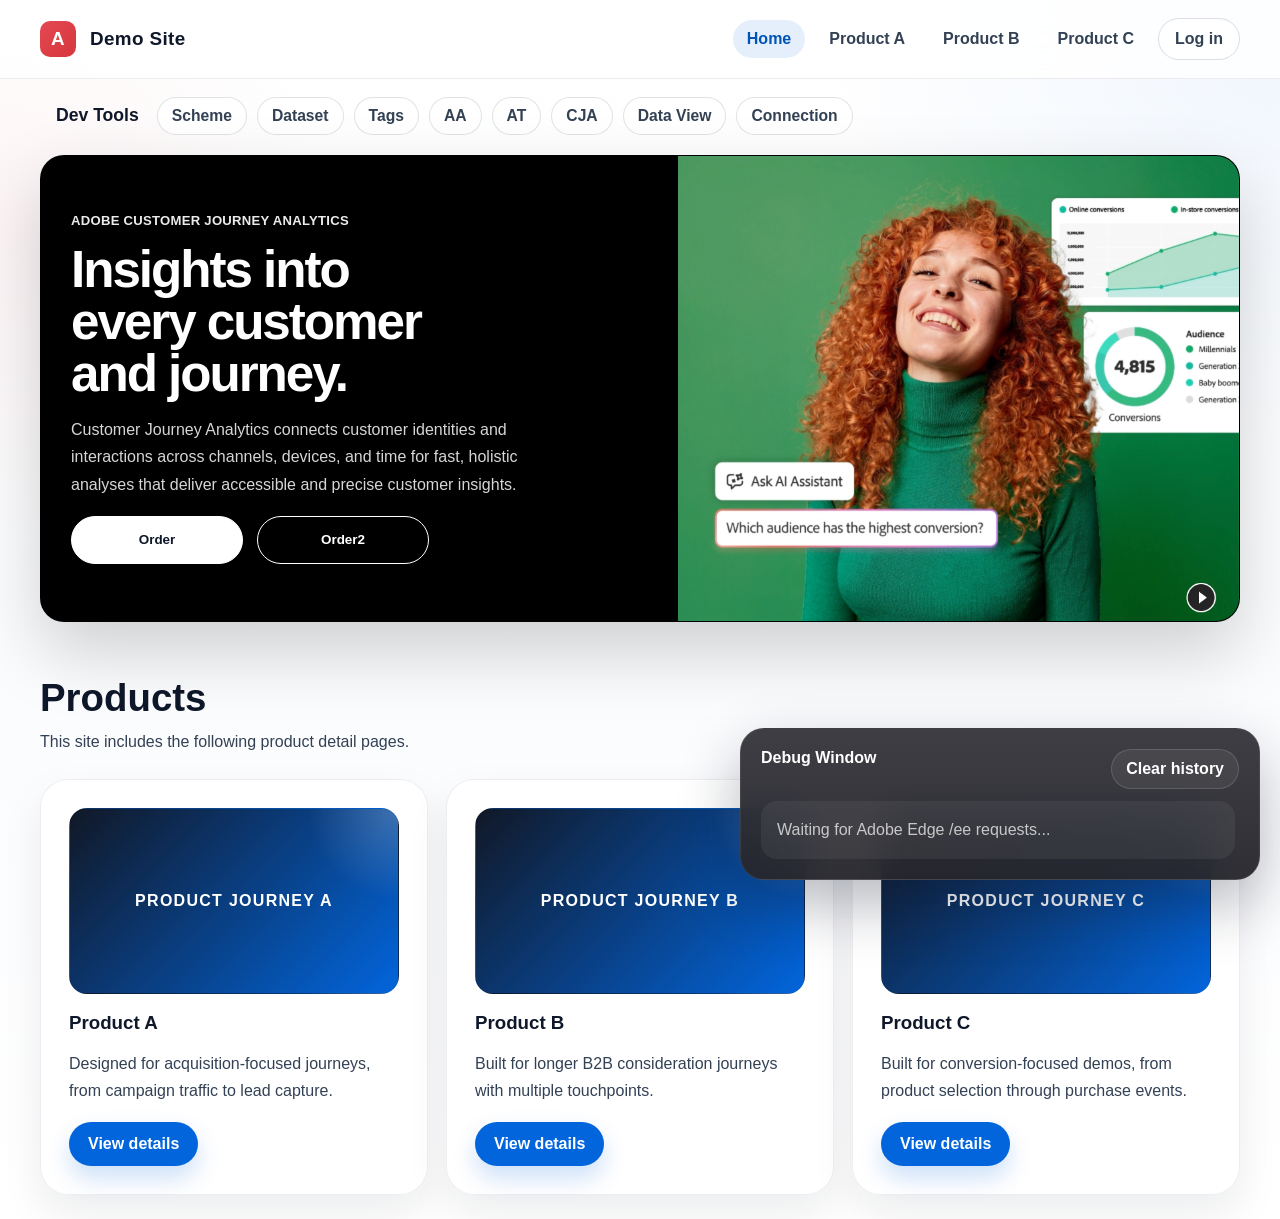
<file: index.html>
<!DOCTYPE html>
<html lang="en">
  <head>
    <meta charset="utf-8" />
    <meta name="viewport" content="width=device-width, initial-scale=1" />
    <title>Demo Site | Home</title>
    <meta
      name="description"
      content="A demo site for Adobe Analytics and Customer Journey Analytics, covering product browsing through conversion."
    />
    <script src="https://assets.adobedtm.com/c944d8023d45/63243a3917c3/launch-7893d2162c6a-development.min.js" async></script>
    <link rel="stylesheet" href="assets/styles.css" />
  </head>
  <body class="home-page" data-page-name="home" data-page-category="landing" data-site-section="demo-commerce">
    <header class="site-header">
      <div class="site-header__inner">
        <a class="brand" href="index.html" data-analytics-event="demo.navHome" data-analytics-label="home logo">
          <span class="brand__mark">A</span>
          <span>Demo Site</span>
        </a>
        <nav class="nav" aria-label="Primary">
          <a href="index.html" aria-current="page">Home</a>
          <a href="product-a.html">Product A</a>
          <a href="product-b.html">Product B</a>
          <a href="product-c.html">Product C</a>
          <div class="nav__account" data-login-root></div>
        </nav>
      </div>
    </header>

    <main>
      <section class="page-section page-section--tools">
        <div class="tools-bar">
          <h2>Dev Tools</h2>
          <div class="tools-grid">
            <a
              class="tool-link"
              href="https://experience.adobe.com/#/@acssandboxgdctwo/sname:makutaga-sandbox/platform/schema/browse?initialLoad=false&limit=50&page=1&search=makutaga&sortDescending=1&sortField=lastModifiedDate"
              target="adobe-tool-schema"
            >Scheme</a>
            <a
              class="tool-link"
              href="https://experience.adobe.com/#/@acssandboxgdctwo/sname:makutaga-sandbox/platform/dataset/browse?initialLoad=false&limit=50&page=1&search=makutaga"
              target="adobe-tool-dataset"
            >Dataset</a>
            <a
              class="tool-link"
              href="https://experience.adobe.com/#/@acssandboxgdctwo/sname:makutaga-sandbox/data-collection/tags/companies/COdfe315b537b44970835a52cf2177f55d/properties/PR5b391c469b9547c08da44ddbf000c3e1/dataElements/DE693d056ea1874dbf82fdf738f05960a2"
              target="adobe-tool-tags"
            >Tags</a>
            <a
              class="tool-link"
              href="https://experience.adobe.com/#/@acssandboxgdctwo/so:acssan6/analytics/spa/#/workspace"
              target="adobe-tool-aa"
            >AA</a>
            <a
              class="tool-link"
              href="https://experience.adobe.com/#/@acssandboxgdctwo/target/activities/activityLibrary"
              target="adobe-tool-at"
            >AT</a>
            <a
              class="tool-link"
              href="https://experience.adobe.com/#/@acssandboxgdctwo/platform/analytics/#/workspace"
              target="adobe-tool-cja"
            >CJA</a>
            <a
              class="tool-link"
              href="https://experience.adobe.com/#/@acssandboxgdctwo/platform/analytics/#/apps/data-management/data-views/dv_6942c22f66d8c3b00495991f"
              target="adobe-tool-data-view"
            >Data View</a>
            <a
              class="tool-link"
              href="https://experience.adobe.com/#/@acssandboxgdctwo/platform/analytics/#/apps/data-management/connections/dg_66f20267-cd87-4d2e-9e43-06689770b62d?page=1&search=all&column=lastAdded&direction=descending&limit=25"
              target="adobe-tool-connection"
            >Connection</a>
          </div>
        </div>
      </section>

      <section class="hero">
        <div class="hero__panel">
          <div class="hero__content">
            <div class="hero__copy">
              <div class="hero__eyebrow">ADOBE CUSTOMER JOURNEY ANALYTICS</div>
              <h1>Insights into every customer and journey.</h1>
              <p>
                Customer Journey Analytics connects customer identities and interactions across channels,
                devices, and time for fast, holistic analyses that deliver accessible and precise customer insights.
              </p>
              <div class="hero__actions">
                <a
                  class="button button--secondary"
                  href="order1.html"
                  data-analytics-event="demo.ctaPrimary"
                  data-analytics-label="hero start order"
                >Order</a>
                <a
                  class="button button--quiet"
                  href="order2.html"
                  data-analytics-event="demo.ctaSecondary"
                  data-analytics-label="hero direct purchase"
                >Order2</a>
              </div>
            </div>
            <div class="hero__media">
              <div class="hero__media-stage">
                <img class="hero__image" src="assets/hero-banner.png" alt="" />
              </div>
            </div>
          </div>
        </div>
      </section>

      <section class="page-section">
        <div class="section-heading">
          <div>
            <h2>Products</h2>
            <p>This site includes the following product detail pages.</p>
          </div>
        </div>
        <div class="grid grid--three">
          <article class="card">
            <div class="feature-media">Product Journey A</div>
            <h3>Product A</h3>
            <p>Designed for acquisition-focused journeys, from campaign traffic to lead capture.</p>
            <div class="button-row">
              <a
                class="button button--primary"
                href="product-a.html"
                data-analytics-event="demo.productSelect"
                data-analytics-label="home product a"
                data-product-name="Product A"
              >View details</a>
            </div>
          </article>
          <article class="card">
            <div class="feature-media">Product Journey B</div>
            <h3>Product B</h3>
            <p>Built for longer B2B consideration journeys with multiple touchpoints.</p>
            <div class="button-row">
              <a
                class="button button--primary"
                href="product-b.html"
                data-analytics-event="demo.productSelect"
                data-analytics-label="home product b"
                data-product-name="Product B"
              >View details</a>
            </div>
          </article>
          <article class="card">
            <div class="feature-media">Product Journey C</div>
            <h3>Product C</h3>
            <p>Built for conversion-focused demos, from product selection through purchase events.</p>
            <div class="button-row">
              <a
                class="button button--primary"
                href="product-c.html"
                data-analytics-event="demo.productSelect"
                data-analytics-label="home product c"
                data-product-name="Product C"
              >View details</a>
            </div>
          </article>
        </div>
      </section>
    </main>

    <script src="assets/site.js"></script>
  </body>
</html>
</file>
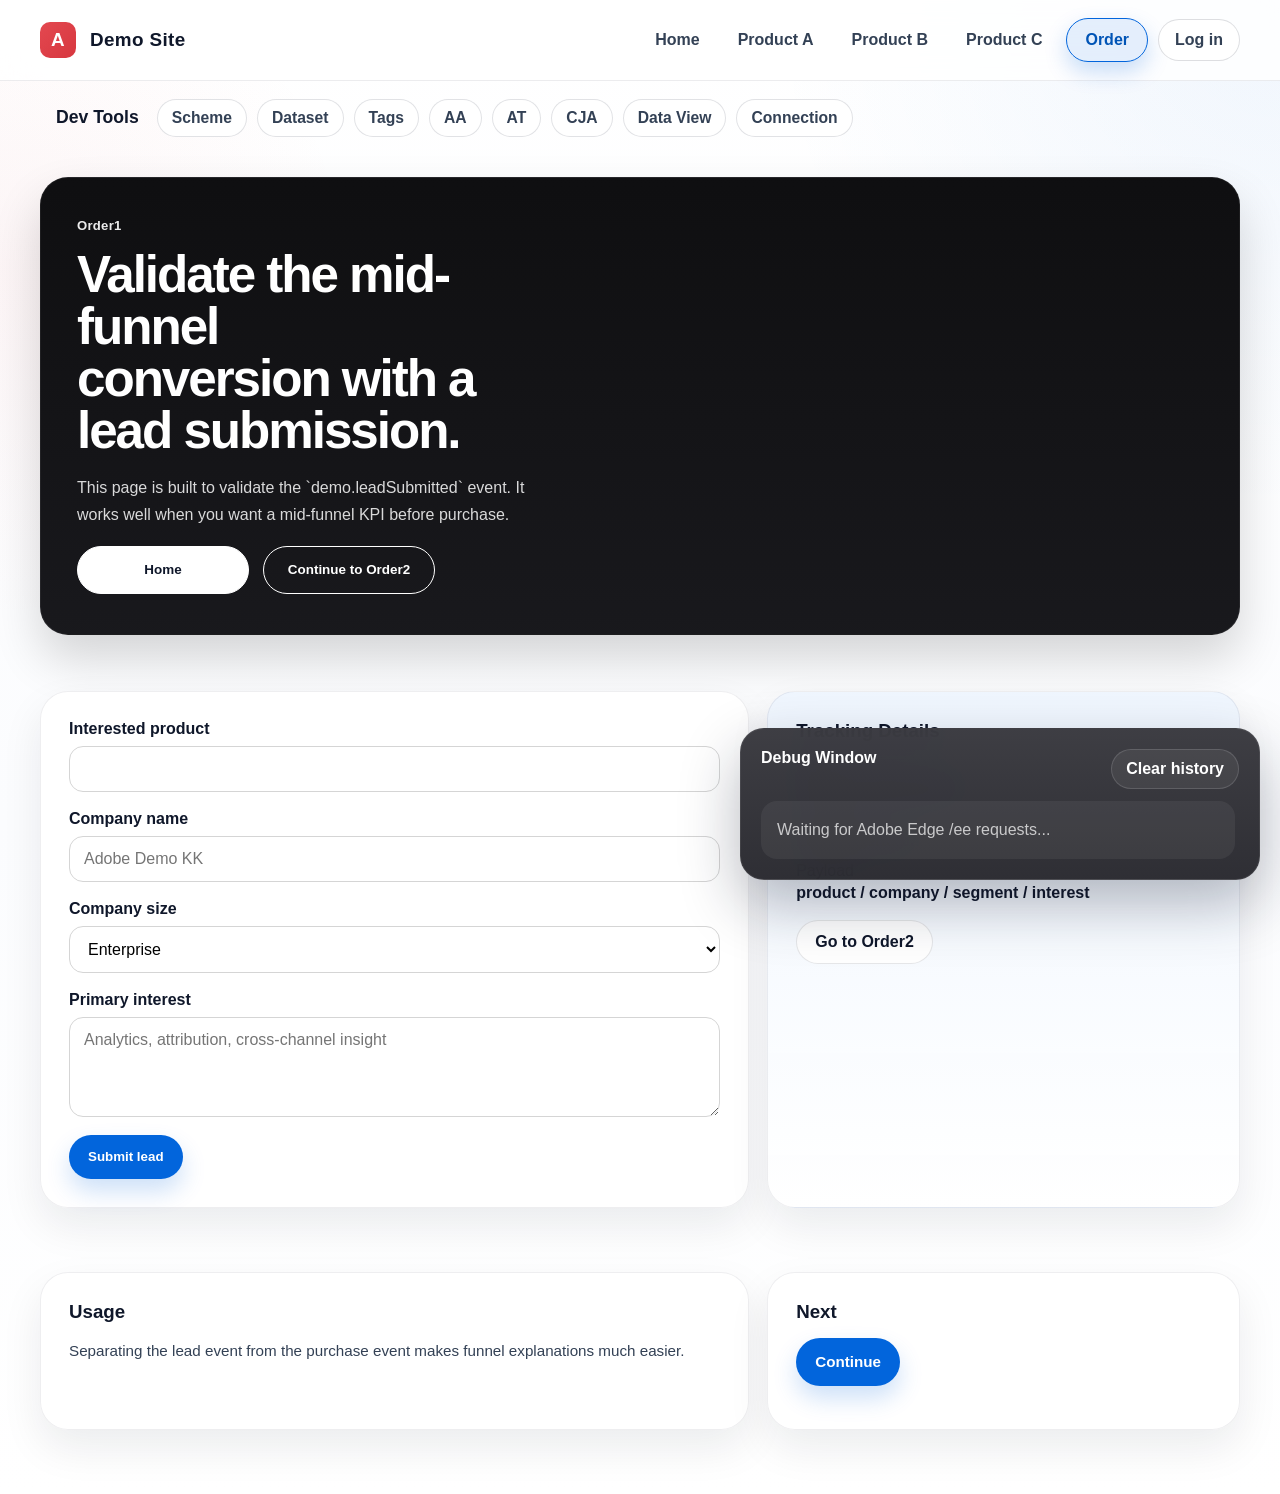
<file: order1.html>
<!DOCTYPE html>
<html lang="en">
  <head>
    <meta charset="utf-8" />
    <meta name="viewport" content="width=device-width, initial-scale=1" />
    <title>Demo Site | Order1</title>
    <meta name="description" content="Lead form page for Order1 on the demo site." />
    <script src="https://assets.adobedtm.com/c944d8023d45/63243a3917c3/launch-7893d2162c6a-development.min.js" async></script>
    <link rel="stylesheet" href="assets/styles.css" />
  </head>
  <body data-page-name="order1" data-page-category="lead" data-site-section="demo-commerce">
    <header class="site-header">
      <div class="site-header__inner">
        <a class="brand" href="index.html"><span class="brand__mark">A</span><span>Demo Site</span></a>
        <nav class="nav" aria-label="Primary">
          <a href="index.html">Home</a>
          <a href="product-a.html">Product A</a>
          <a href="product-b.html">Product B</a>
          <a href="product-c.html">Product C</a>
          <a class="button button--primary" href="order1.html" aria-current="page">Order</a>
          <div class="nav__account" data-login-root></div>
        </nav>
      </div>
    </header>

    <main>
      <section class="page-section page-section--tools">
        <div class="tools-bar">
          <h2>Dev Tools</h2>
          <div class="tools-grid">
            <a class="tool-link" href="https://experience.adobe.com/#/@acssandboxgdctwo/sname:makutaga-sandbox/platform/schema/browse?initialLoad=false&limit=50&page=1&search=makutaga&sortDescending=1&sortField=lastModifiedDate" target="adobe-tool-schema">Scheme</a>
            <a class="tool-link" href="https://experience.adobe.com/#/@acssandboxgdctwo/sname:makutaga-sandbox/platform/dataset/browse?initialLoad=false&limit=50&page=1&search=makutaga" target="adobe-tool-dataset">Dataset</a>
            <a class="tool-link" href="https://experience.adobe.com/#/@acssandboxgdctwo/sname:makutaga-sandbox/data-collection/tags/companies/COdfe315b537b44970835a52cf2177f55d/properties/PR5b391c469b9547c08da44ddbf000c3e1/dataElements/DE693d056ea1874dbf82fdf738f05960a2" target="adobe-tool-tags">Tags</a>
            <a class="tool-link" href="https://experience.adobe.com/#/@acssandboxgdctwo/so:acssan6/analytics/spa/#/workspace" target="adobe-tool-aa">AA</a>
            <a class="tool-link" href="https://experience.adobe.com/#/@acssandboxgdctwo/target/activities/activityLibrary" target="adobe-tool-at">AT</a>
            <a class="tool-link" href="https://experience.adobe.com/#/@acssandboxgdctwo/platform/analytics/#/workspace" target="adobe-tool-cja">CJA</a>
            <a class="tool-link" href="https://experience.adobe.com/#/@acssandboxgdctwo/platform/analytics/#/apps/data-management/data-views/dv_6942c22f66d8c3b00495991f" target="adobe-tool-data-view">Data View</a>
            <a class="tool-link" href="https://experience.adobe.com/#/@acssandboxgdctwo/platform/analytics/#/apps/data-management/connections/dg_66f20267-cd87-4d2e-9e43-06689770b62d?page=1&search=all&column=lastAdded&direction=descending&limit=25" target="adobe-tool-connection">Connection</a>
          </div>
        </div>
      </section>

      <section class="hero">
        <div class="hero__panel">
          <div class="eyebrow">Order1</div>
          <h1>Validate the mid-funnel conversion with a lead submission.</h1>
          <p>
            This page is built to validate the `demo.leadSubmitted` event. It works well when you want a mid-funnel KPI before purchase.
          </p>
          <div class="hero__actions">
            <a class="button button--secondary" href="index.html">Home</a>
            <a class="button button--quiet" href="order2.html">Continue to Order2</a>
          </div>
        </div>
      </section>

      <section class="page-section">
        <div class="form-shell">
          <form class="card form-card" data-lead-form>
            <div class="field">
              <label for="product">Interested product</label>
              <input id="product" name="product" type="text" value="" data-prefill-product />
            </div>
            <div class="field">
              <label for="company">Company name</label>
              <input id="company" name="company" type="text" placeholder="Adobe Demo KK" />
            </div>
            <div class="field">
              <label for="segment">Company size</label>
              <select id="segment" name="segment">
                <option>Enterprise</option>
                <option>Mid-market</option>
                <option>SMB</option>
              </select>
            </div>
            <div class="field">
              <label for="interest">Primary interest</label>
              <textarea id="interest" name="interest" rows="4" placeholder="Analytics, attribution, cross-channel insight"></textarea>
            </div>
            <button
              class="button button--primary"
              type="submit"
              data-analytics-event="demo.leadCta"
              data-analytics-label="order1 submit"
            >Submit lead</button>
            <div class="flash" data-form-feedback></div>
          </form>

          <aside class="card summary form-card">
            <h3>Tracking Details</h3>
            <dl>
              <dt>Event</dt>
              <dd>`demo.leadSubmitted`</dd>
              <dt>Category</dt>
              <dd>Lead generation</dd>
              <dt>Payload</dt>
              <dd>product / company / segment / interest</dd>
            </dl>
            <div class="button-row">
              <a class="button button--secondary" href="order2.html">Go to Order2</a>
            </div>
          </aside>
        </div>
      </section>
    </main>

    <footer class="site-footer">
      <div class="site-footer__inner">
        <div class="card">
          <h3>Usage</h3>
          <p class="fine-print">Separating the lead event from the purchase event makes funnel explanations much easier.</p>
        </div>
        <div class="card">
          <h3>Next</h3>
          <p class="fine-print"><a class="button button--primary" href="order2.html">Continue</a></p>
        </div>
      </div>
    </footer>
    <script src="assets/site.js"></script>
  </body>
</html>
</file>
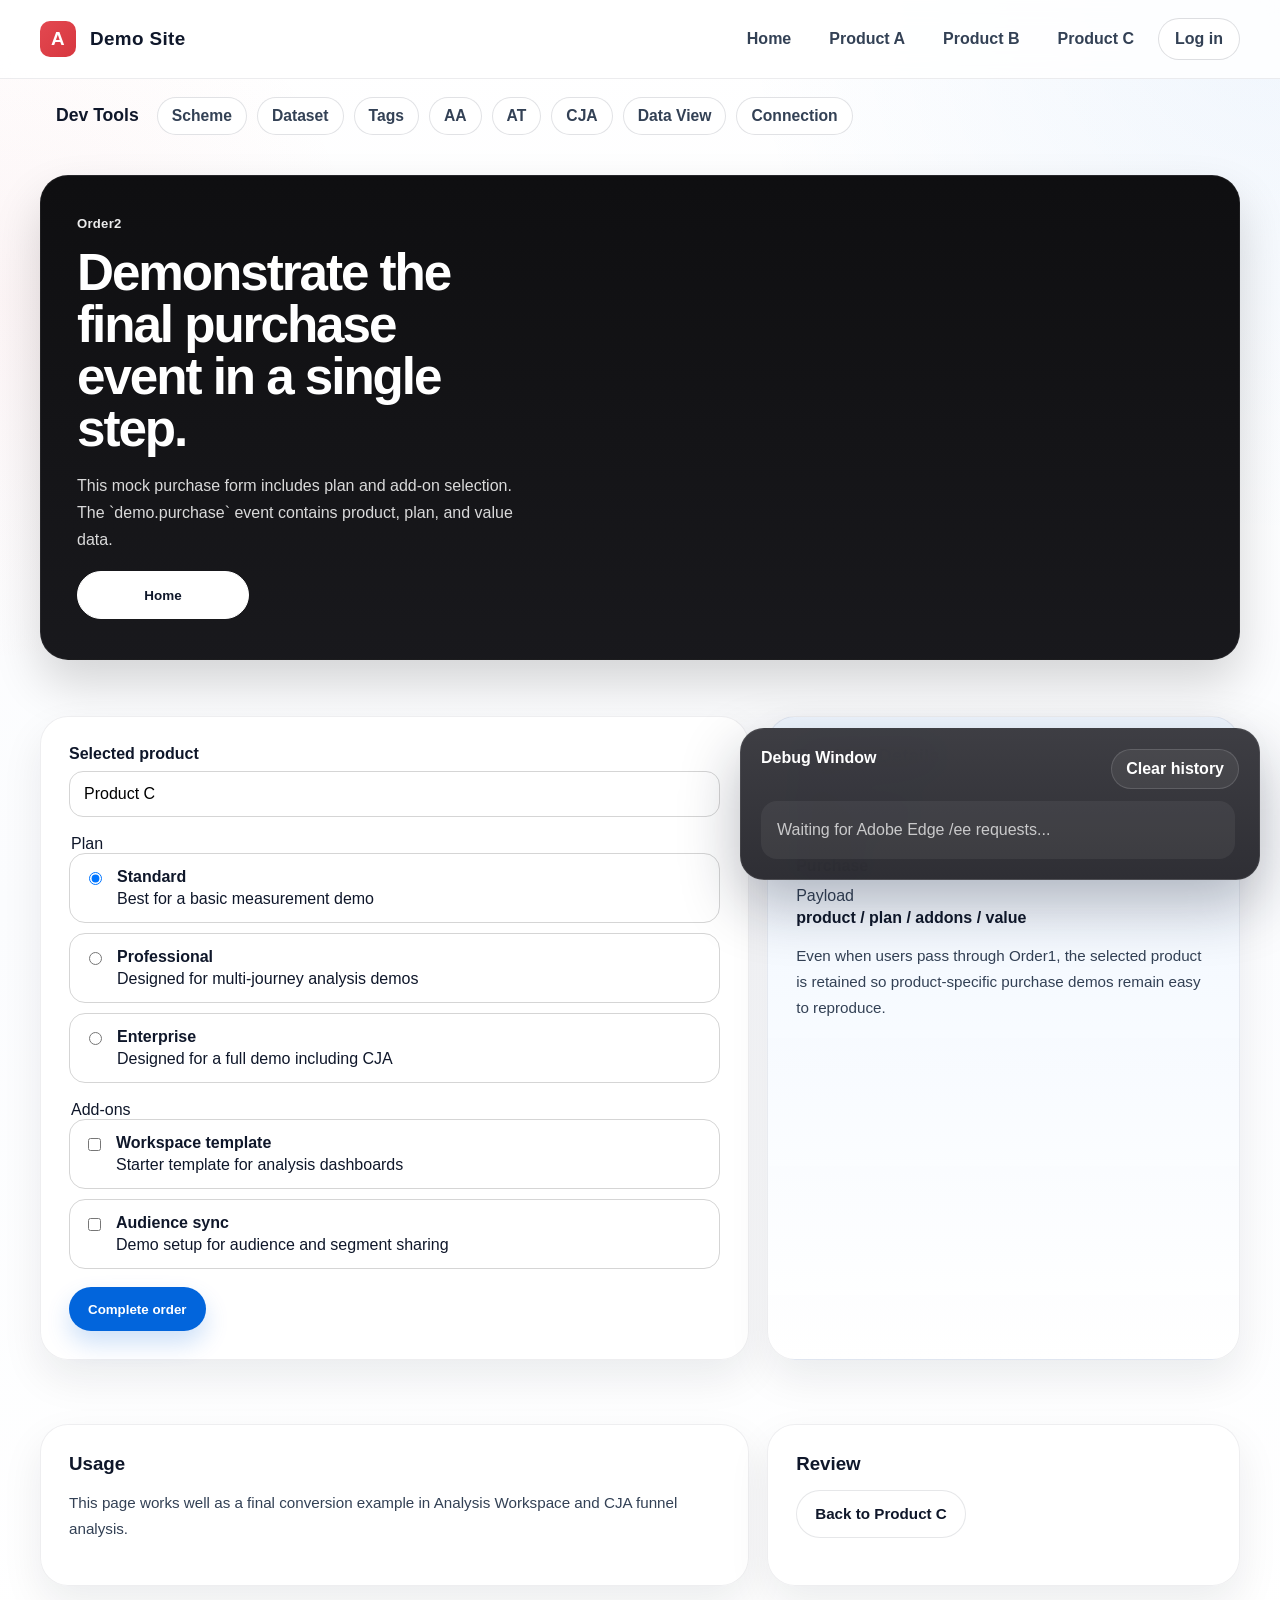
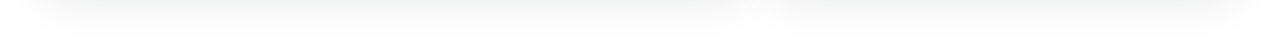
<file: order2.html>
<!DOCTYPE html>
<html lang="en">
  <head>
    <meta charset="utf-8" />
    <meta name="viewport" content="width=device-width, initial-scale=1" />
    <title>Demo Site | Order2</title>
    <meta name="description" content="Purchase completion page for Order2 on the demo site." />
    <script src="https://assets.adobedtm.com/c944d8023d45/63243a3917c3/launch-7893d2162c6a-development.min.js" async></script>
    <link rel="stylesheet" href="assets/styles.css" />
  </head>
  <body data-page-name="order2" data-page-category="purchase" data-site-section="demo-commerce">
    <header class="site-header">
      <div class="site-header__inner">
        <a class="brand" href="index.html"><span class="brand__mark">A</span><span>Demo Site</span></a>
        <nav class="nav" aria-label="Primary">
          <a href="index.html">Home</a>
          <a href="product-a.html">Product A</a>
          <a href="product-b.html">Product B</a>
          <a href="product-c.html">Product C</a>
          <div class="nav__account" data-login-root></div>
        </nav>
      </div>
    </header>

    <main>
      <section class="page-section page-section--tools">
        <div class="tools-bar">
          <h2>Dev Tools</h2>
          <div class="tools-grid">
            <a class="tool-link" href="https://experience.adobe.com/#/@acssandboxgdctwo/sname:makutaga-sandbox/platform/schema/browse?initialLoad=false&limit=50&page=1&search=makutaga&sortDescending=1&sortField=lastModifiedDate" target="adobe-tool-schema">Scheme</a>
            <a class="tool-link" href="https://experience.adobe.com/#/@acssandboxgdctwo/sname:makutaga-sandbox/platform/dataset/browse?initialLoad=false&limit=50&page=1&search=makutaga" target="adobe-tool-dataset">Dataset</a>
            <a class="tool-link" href="https://experience.adobe.com/#/@acssandboxgdctwo/sname:makutaga-sandbox/data-collection/tags/companies/COdfe315b537b44970835a52cf2177f55d/properties/PR5b391c469b9547c08da44ddbf000c3e1/dataElements/DE693d056ea1874dbf82fdf738f05960a2" target="adobe-tool-tags">Tags</a>
            <a class="tool-link" href="https://experience.adobe.com/#/@acssandboxgdctwo/so:acssan6/analytics/spa/#/workspace" target="adobe-tool-aa">AA</a>
            <a class="tool-link" href="https://experience.adobe.com/#/@acssandboxgdctwo/target/activities/activityLibrary" target="adobe-tool-at">AT</a>
            <a class="tool-link" href="https://experience.adobe.com/#/@acssandboxgdctwo/platform/analytics/#/workspace" target="adobe-tool-cja">CJA</a>
            <a class="tool-link" href="https://experience.adobe.com/#/@acssandboxgdctwo/platform/analytics/#/apps/data-management/data-views/dv_6942c22f66d8c3b00495991f" target="adobe-tool-data-view">Data View</a>
            <a class="tool-link" href="https://experience.adobe.com/#/@acssandboxgdctwo/platform/analytics/#/apps/data-management/connections/dg_66f20267-cd87-4d2e-9e43-06689770b62d?page=1&search=all&column=lastAdded&direction=descending&limit=25" target="adobe-tool-connection">Connection</a>
          </div>
        </div>
      </section>

      <section class="hero">
        <div class="hero__panel">
          <div class="eyebrow">Order2</div>
          <h1>Demonstrate the final purchase event in a single step.</h1>
          <p>
            This mock purchase form includes plan and add-on selection. The `demo.purchase` event contains product, plan, and value data.
          </p>
          <div class="hero__actions">
            <a class="button button--secondary" href="index.html">Home</a>
          </div>
        </div>
      </section>

      <section class="page-section">
        <div class="form-shell">
          <form class="card form-card" data-order-form>
            <div class="field">
              <label for="order-product">Selected product</label>
              <input id="order-product" name="product" type="text" value="Product C" data-prefill-product />
            </div>

            <fieldset class="fieldset-inline">
              <legend>Plan</legend>
              <div class="option-row">
                <label class="option">
                  <input type="radio" name="plan" value="Standard" checked />
                  <span><strong>Standard</strong>Best for a basic measurement demo</span>
                </label>
                <label class="option">
                  <input type="radio" name="plan" value="Professional" />
                  <span><strong>Professional</strong>Designed for multi-journey analysis demos</span>
                </label>
                <label class="option">
                  <input type="radio" name="plan" value="Enterprise" />
                  <span><strong>Enterprise</strong>Designed for a full demo including CJA</span>
                </label>
              </div>
            </fieldset>

            <fieldset class="fieldset-inline">
              <legend>Add-ons</legend>
              <div class="option-row">
                <label class="option">
                  <input type="checkbox" name="addons" value="Workspace template" />
                  <span><strong>Workspace template</strong>Starter template for analysis dashboards</span>
                </label>
                <label class="option">
                  <input type="checkbox" name="addons" value="Audience sync" />
                  <span><strong>Audience sync</strong>Demo setup for audience and segment sharing</span>
                </label>
              </div>
            </fieldset>

            <input type="hidden" name="price" value="150000" />

            <button
              class="button button--primary"
              type="submit"
              data-analytics-event="demo.purchaseCta"
              data-analytics-label="order2 submit"
            >Complete order</button>
            <div class="flash" data-order-feedback></div>
          </form>

          <aside class="card summary form-card">
            <h3>Tracking Details</h3>
            <dl>
              <dt>Event</dt>
              <dd>`demo.purchase`</dd>
              <dt>Category</dt>
              <dd>Purchase</dd>
              <dt>Payload</dt>
              <dd>product / plan / addons / value</dd>
            </dl>
            <p class="fine-print">
              Even when users pass through Order1, the selected product is retained so product-specific purchase demos remain easy to reproduce.
            </p>
          </aside>
        </div>
      </section>
    </main>

    <footer class="site-footer">
      <div class="site-footer__inner">
        <div class="card">
          <h3>Usage</h3>
          <p class="fine-print">This page works well as a final conversion example in Analysis Workspace and CJA funnel analysis.</p>
        </div>
        <div class="card">
          <h3>Review</h3>
          <p class="fine-print"><a class="button button--secondary" href="product-c.html">Back to Product C</a></p>
        </div>
      </div>
    </footer>
    <script src="assets/site.js"></script>
  </body>
</html>
</file>
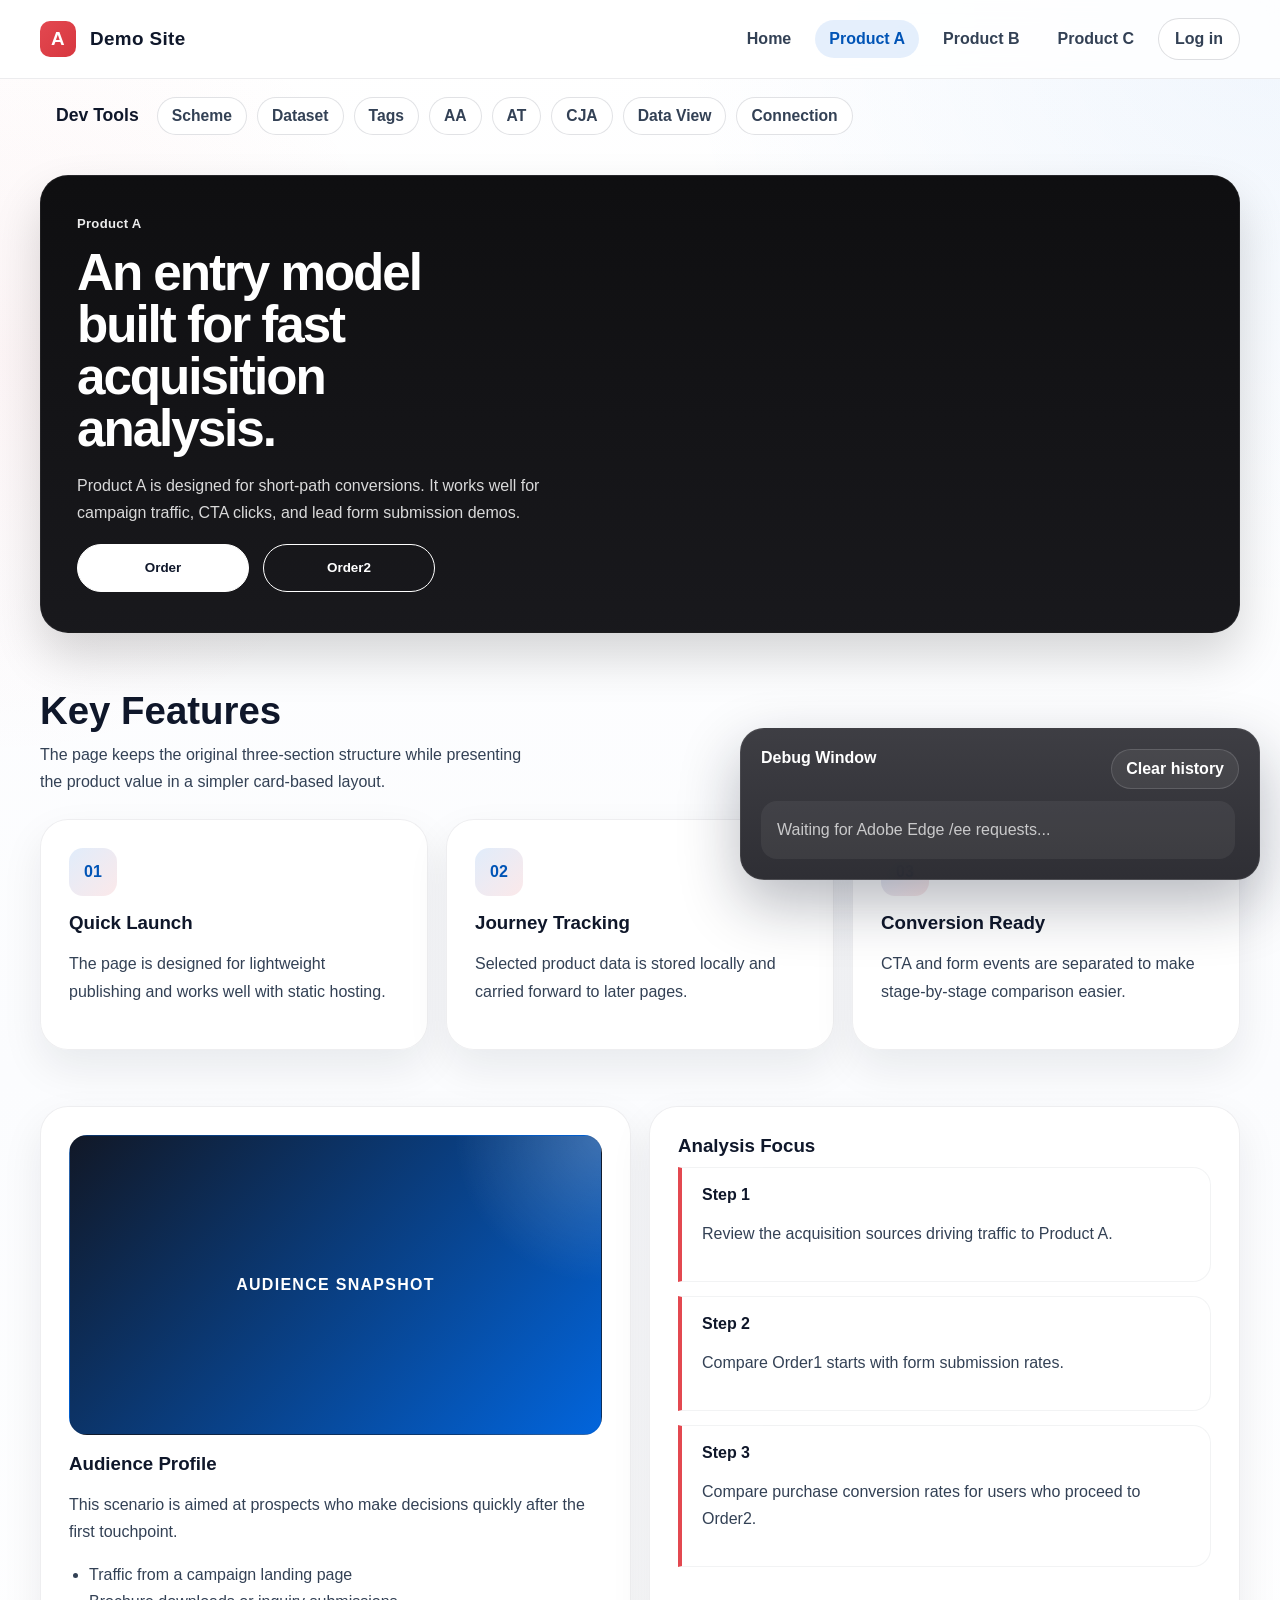
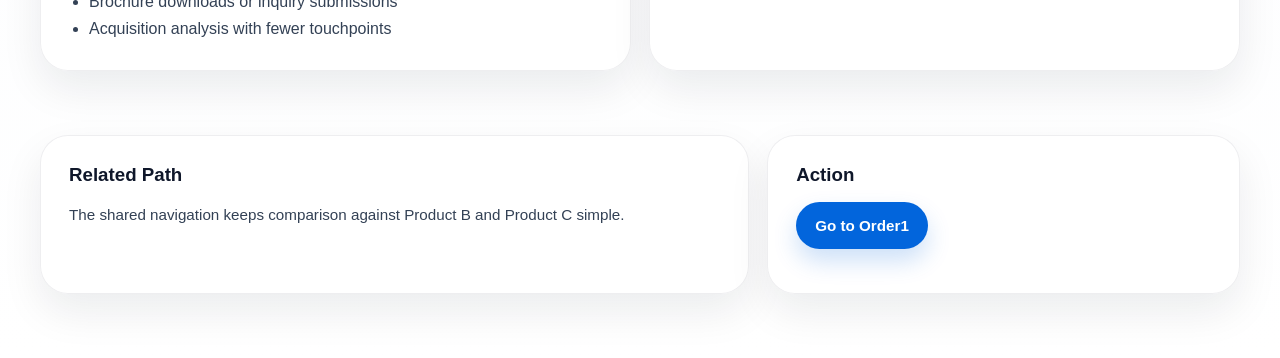
<file: product-a.html>
<!DOCTYPE html>
<html lang="en">
  <head>
    <meta charset="utf-8" />
    <meta name="viewport" content="width=device-width, initial-scale=1" />
    <title>Demo Site | Product A</title>
    <meta name="description" content="Product A detail page for the demo site." />
    <script src="https://assets.adobedtm.com/c944d8023d45/63243a3917c3/launch-7893d2162c6a-development.min.js" async></script>
    <link rel="stylesheet" href="assets/styles.css" />
  </head>
  <body data-page-name="product-a" data-page-category="product" data-site-section="demo-commerce">
    <header class="site-header">
      <div class="site-header__inner">
        <a class="brand" href="index.html"><span class="brand__mark">A</span><span>Demo Site</span></a>
        <nav class="nav" aria-label="Primary">
          <a href="index.html">Home</a>
          <a href="product-a.html" aria-current="page">Product A</a>
          <a href="product-b.html">Product B</a>
          <a href="product-c.html">Product C</a>
          <div class="nav__account" data-login-root></div>
        </nav>
      </div>
    </header>

    <main>
      <section class="page-section page-section--tools">
        <div class="tools-bar">
          <h2>Dev Tools</h2>
          <div class="tools-grid">
            <a class="tool-link" href="https://experience.adobe.com/#/@acssandboxgdctwo/sname:makutaga-sandbox/platform/schema/browse?initialLoad=false&limit=50&page=1&search=makutaga&sortDescending=1&sortField=lastModifiedDate" target="adobe-tool-schema">Scheme</a>
            <a class="tool-link" href="https://experience.adobe.com/#/@acssandboxgdctwo/sname:makutaga-sandbox/platform/dataset/browse?initialLoad=false&limit=50&page=1&search=makutaga" target="adobe-tool-dataset">Dataset</a>
            <a class="tool-link" href="https://experience.adobe.com/#/@acssandboxgdctwo/sname:makutaga-sandbox/data-collection/tags/companies/COdfe315b537b44970835a52cf2177f55d/properties/PR5b391c469b9547c08da44ddbf000c3e1/dataElements/DE693d056ea1874dbf82fdf738f05960a2" target="adobe-tool-tags">Tags</a>
            <a class="tool-link" href="https://experience.adobe.com/#/@acssandboxgdctwo/so:acssan6/analytics/spa/#/workspace" target="adobe-tool-aa">AA</a>
            <a class="tool-link" href="https://experience.adobe.com/#/@acssandboxgdctwo/target/activities/activityLibrary" target="adobe-tool-at">AT</a>
            <a class="tool-link" href="https://experience.adobe.com/#/@acssandboxgdctwo/platform/analytics/#/workspace" target="adobe-tool-cja">CJA</a>
            <a class="tool-link" href="https://experience.adobe.com/#/@acssandboxgdctwo/platform/analytics/#/apps/data-management/data-views/dv_6942c22f66d8c3b00495991f" target="adobe-tool-data-view">Data View</a>
            <a class="tool-link" href="https://experience.adobe.com/#/@acssandboxgdctwo/platform/analytics/#/apps/data-management/connections/dg_66f20267-cd87-4d2e-9e43-06689770b62d?page=1&search=all&column=lastAdded&direction=descending&limit=25" target="adobe-tool-connection">Connection</a>
          </div>
        </div>
      </section>

      <section class="hero">
        <div class="hero__panel">
          <div class="eyebrow">Product A</div>
          <h1>An entry model built for fast acquisition analysis.</h1>
          <p>
            Product A is designed for short-path conversions. It works well for campaign traffic, CTA clicks, and lead form submission demos.
          </p>
          <div class="hero__actions">
            <a
              class="button button--secondary"
              href="order1.html"
              data-analytics-event="demo.startLead"
              data-analytics-label="product a lead"
              data-product-name="Product A"
            >Order</a>
            <a
              class="button button--quiet"
              href="order2.html"
              data-analytics-event="demo.startPurchase"
              data-analytics-label="product a purchase"
              data-product-name="Product A"
            >Order2</a>
          </div>
        </div>
      </section>

      <section class="page-section">
        <div class="section-heading">
          <div>
            <h2>Key Features</h2>
            <p>The page keeps the original three-section structure while presenting the product value in a simpler card-based layout.</p>
          </div>
        </div>
        <div class="grid grid--three">
          <article class="card">
            <div class="card__icon">01</div>
            <h3>Quick Launch</h3>
            <p>The page is designed for lightweight publishing and works well with static hosting.</p>
          </article>
          <article class="card">
            <div class="card__icon">02</div>
            <h3>Journey Tracking</h3>
            <p>Selected product data is stored locally and carried forward to later pages.</p>
          </article>
          <article class="card">
            <div class="card__icon">03</div>
            <h3>Conversion Ready</h3>
            <p>CTA and form events are separated to make stage-by-stage comparison easier.</p>
          </article>
        </div>
      </section>

      <section class="page-section">
        <div class="grid grid--two">
          <article class="card">
            <div class="feature-media">Audience Snapshot</div>
            <h3>Audience Profile</h3>
            <p>This scenario is aimed at prospects who make decisions quickly after the first touchpoint.</p>
            <ul class="detail-list">
              <li>Traffic from a campaign landing page</li>
              <li>Brochure downloads or inquiry submissions</li>
              <li>Acquisition analysis with fewer touchpoints</li>
            </ul>
          </article>
          <article class="card">
            <h3>Analysis Focus</h3>
            <div class="timeline">
              <div class="timeline__item">
                <strong>Step 1</strong>
                <p>Review the acquisition sources driving traffic to Product A.</p>
              </div>
              <div class="timeline__item">
                <strong>Step 2</strong>
                <p>Compare Order1 starts with form submission rates.</p>
              </div>
              <div class="timeline__item">
                <strong>Step 3</strong>
                <p>Compare purchase conversion rates for users who proceed to Order2.</p>
              </div>
            </div>
          </article>
        </div>
      </section>
    </main>

    <footer class="site-footer">
      <div class="site-footer__inner">
        <div class="card">
          <h3>Related Path</h3>
          <p class="fine-print">The shared navigation keeps comparison against Product B and Product C simple.</p>
        </div>
        <div class="card">
          <h3>Action</h3>
          <p class="fine-print"><a class="button button--primary" href="order1.html">Go to Order1</a></p>
        </div>
      </div>
    </footer>
    <script src="assets/site.js"></script>
  </body>
</html>
</file>
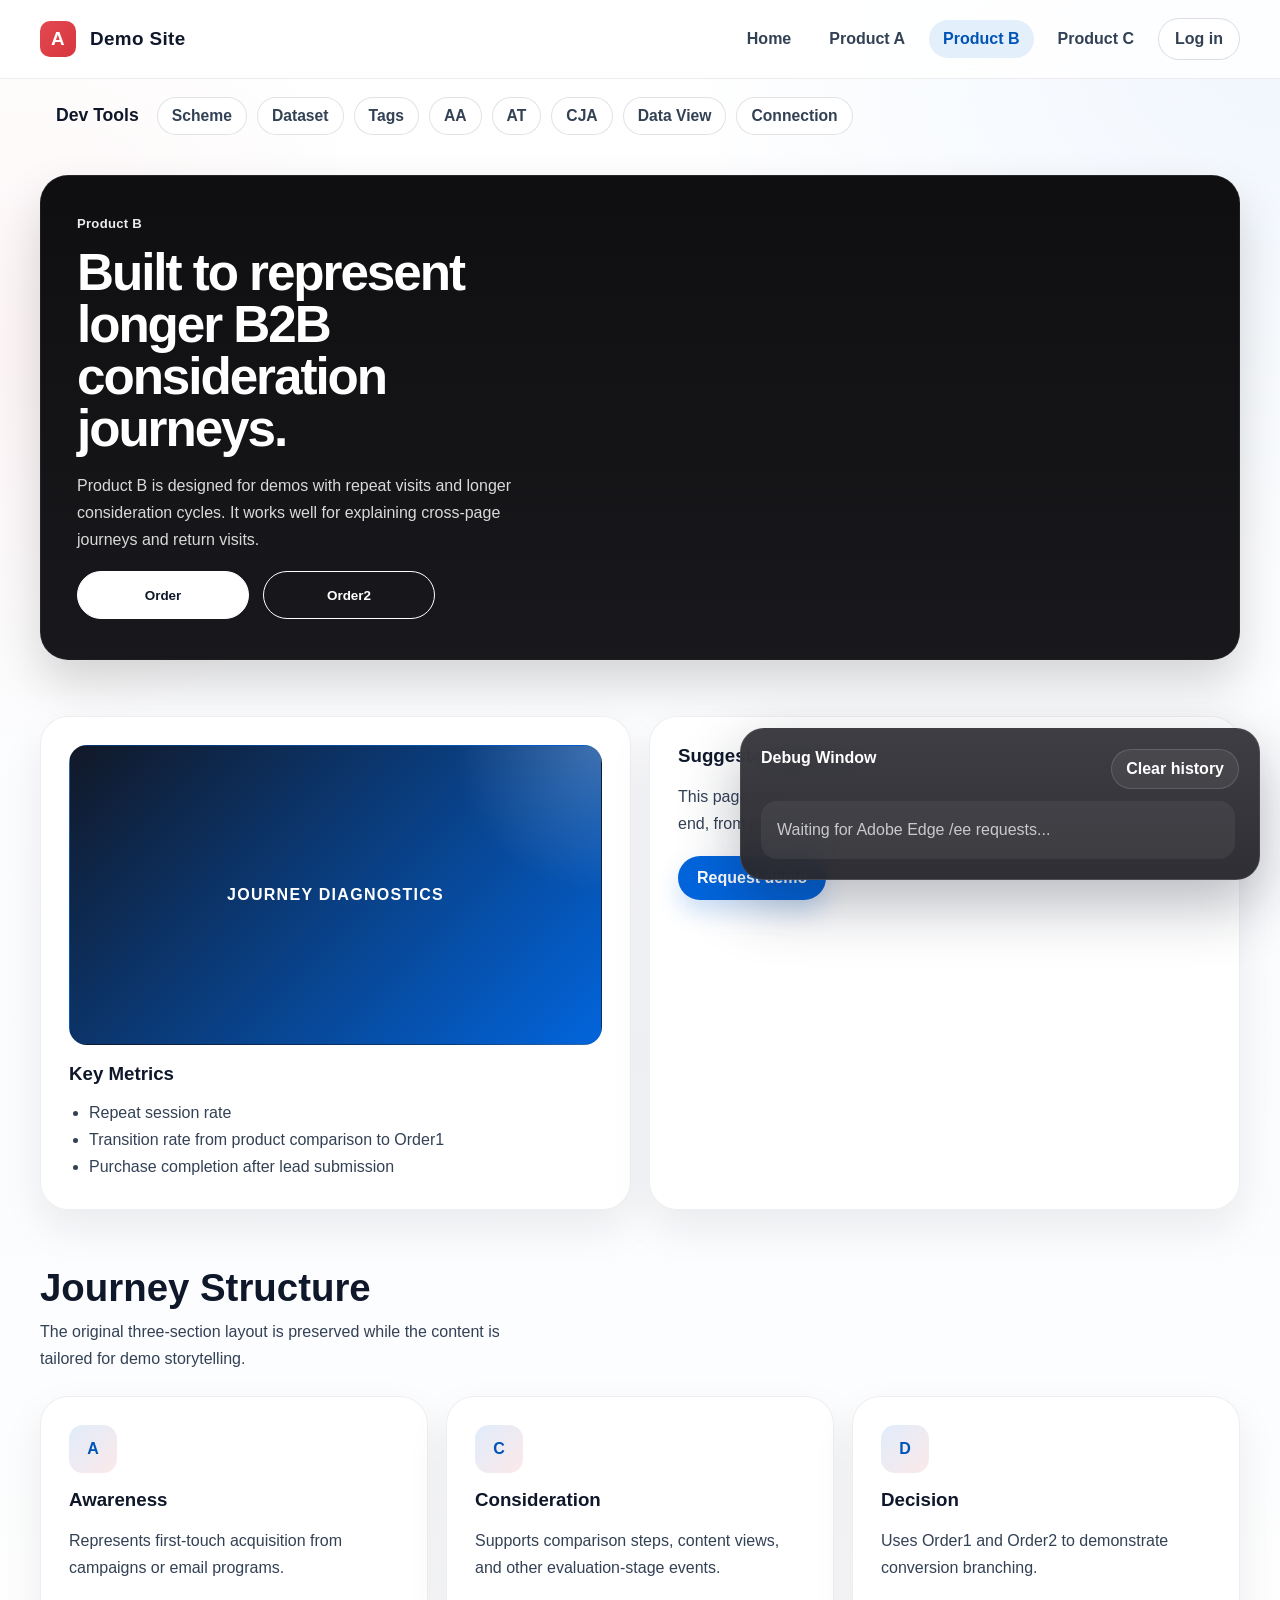
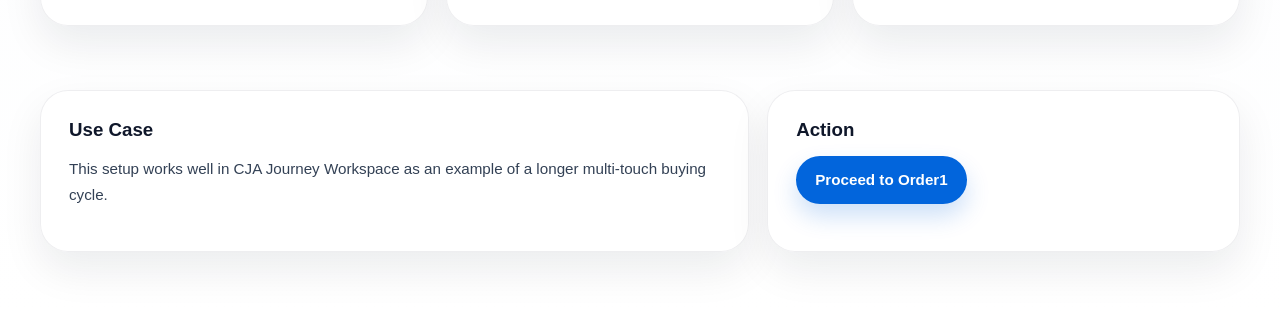
<file: product-b.html>
<!DOCTYPE html>
<html lang="en">
  <head>
    <meta charset="utf-8" />
    <meta name="viewport" content="width=device-width, initial-scale=1" />
    <title>Demo Site | Product B</title>
    <meta name="description" content="Product B detail page for the demo site." />
    <script src="https://assets.adobedtm.com/c944d8023d45/63243a3917c3/launch-7893d2162c6a-development.min.js" async></script>
    <link rel="stylesheet" href="assets/styles.css" />
  </head>
  <body data-page-name="product-b" data-page-category="product" data-site-section="demo-commerce">
    <header class="site-header">
      <div class="site-header__inner">
        <a class="brand" href="index.html"><span class="brand__mark">A</span><span>Demo Site</span></a>
        <nav class="nav" aria-label="Primary">
          <a href="index.html">Home</a>
          <a href="product-a.html">Product A</a>
          <a href="product-b.html" aria-current="page">Product B</a>
          <a href="product-c.html">Product C</a>
          <div class="nav__account" data-login-root></div>
        </nav>
      </div>
    </header>

    <main>
      <section class="page-section page-section--tools">
        <div class="tools-bar">
          <h2>Dev Tools</h2>
          <div class="tools-grid">
            <a class="tool-link" href="https://experience.adobe.com/#/@acssandboxgdctwo/sname:makutaga-sandbox/platform/schema/browse?initialLoad=false&limit=50&page=1&search=makutaga&sortDescending=1&sortField=lastModifiedDate" target="adobe-tool-schema">Scheme</a>
            <a class="tool-link" href="https://experience.adobe.com/#/@acssandboxgdctwo/sname:makutaga-sandbox/platform/dataset/browse?initialLoad=false&limit=50&page=1&search=makutaga" target="adobe-tool-dataset">Dataset</a>
            <a class="tool-link" href="https://experience.adobe.com/#/@acssandboxgdctwo/sname:makutaga-sandbox/data-collection/tags/companies/COdfe315b537b44970835a52cf2177f55d/properties/PR5b391c469b9547c08da44ddbf000c3e1/dataElements/DE693d056ea1874dbf82fdf738f05960a2" target="adobe-tool-tags">Tags</a>
            <a class="tool-link" href="https://experience.adobe.com/#/@acssandboxgdctwo/so:acssan6/analytics/spa/#/workspace" target="adobe-tool-aa">AA</a>
            <a class="tool-link" href="https://experience.adobe.com/#/@acssandboxgdctwo/target/activities/activityLibrary" target="adobe-tool-at">AT</a>
            <a class="tool-link" href="https://experience.adobe.com/#/@acssandboxgdctwo/platform/analytics/#/workspace" target="adobe-tool-cja">CJA</a>
            <a class="tool-link" href="https://experience.adobe.com/#/@acssandboxgdctwo/platform/analytics/#/apps/data-management/data-views/dv_6942c22f66d8c3b00495991f" target="adobe-tool-data-view">Data View</a>
            <a class="tool-link" href="https://experience.adobe.com/#/@acssandboxgdctwo/platform/analytics/#/apps/data-management/connections/dg_66f20267-cd87-4d2e-9e43-06689770b62d?page=1&search=all&column=lastAdded&direction=descending&limit=25" target="adobe-tool-connection">Connection</a>
          </div>
        </div>
      </section>

      <section class="hero">
        <div class="hero__panel">
          <div class="eyebrow">Product B</div>
          <h1>Built to represent longer B2B consideration journeys.</h1>
          <p>
            Product B is designed for demos with repeat visits and longer consideration cycles. It works well for explaining cross-page journeys and return visits.
          </p>
          <div class="hero__actions">
            <a
              class="button button--secondary"
              href="order1.html"
              data-analytics-event="demo.startLead"
              data-analytics-label="product b lead"
              data-product-name="Product B"
            >Order</a>
            <a
              class="button button--quiet"
              href="order2.html"
              data-analytics-event="demo.directPurchase"
              data-analytics-label="product b purchase"
              data-product-name="Product B"
            >Order2</a>
          </div>
        </div>
      </section>

      <section class="page-section">
        <div class="grid grid--two">
          <article class="card">
            <div class="feature-media">Journey Diagnostics</div>
            <h3>Key Metrics</h3>
            <ul class="detail-list">
              <li>Repeat session rate</li>
              <li>Transition rate from product comparison to Order1</li>
              <li>Purchase completion after lead submission</li>
            </ul>
          </article>
          <article class="card">
            <h3>Suggested Talk Track</h3>
            <p>
              This page shows how even longer buying cycles can be analyzed end to end, from product detail views through lead submission and final purchase.
            </p>
            <div class="button-row">
              <a
                class="button button--primary"
                href="order1.html"
                data-analytics-event="demo.productToOrder"
                data-analytics-label="product b order"
                data-product-name="Product B"
              >Request demo</a>
            </div>
          </article>
        </div>
      </section>

      <section class="page-section">
        <div class="section-heading">
          <div>
            <h2>Journey Structure</h2>
            <p>The original three-section layout is preserved while the content is tailored for demo storytelling.</p>
          </div>
        </div>
        <div class="grid grid--three">
          <article class="card"><div class="card__icon">A</div><h3>Awareness</h3><p>Represents first-touch acquisition from campaigns or email programs.</p></article>
          <article class="card"><div class="card__icon">C</div><h3>Consideration</h3><p>Supports comparison steps, content views, and other evaluation-stage events.</p></article>
          <article class="card"><div class="card__icon">D</div><h3>Decision</h3><p>Uses Order1 and Order2 to demonstrate conversion branching.</p></article>
        </div>
      </section>
    </main>

    <footer class="site-footer">
      <div class="site-footer__inner">
        <div class="card">
          <h3>Use Case</h3>
          <p class="fine-print">This setup works well in CJA Journey Workspace as an example of a longer multi-touch buying cycle.</p>
        </div>
        <div class="card">
          <h3>Action</h3>
          <p class="fine-print"><a class="button button--primary" href="order1.html">Proceed to Order1</a></p>
        </div>
      </div>
    </footer>
    <script src="assets/site.js"></script>
  </body>
</html>
</file>
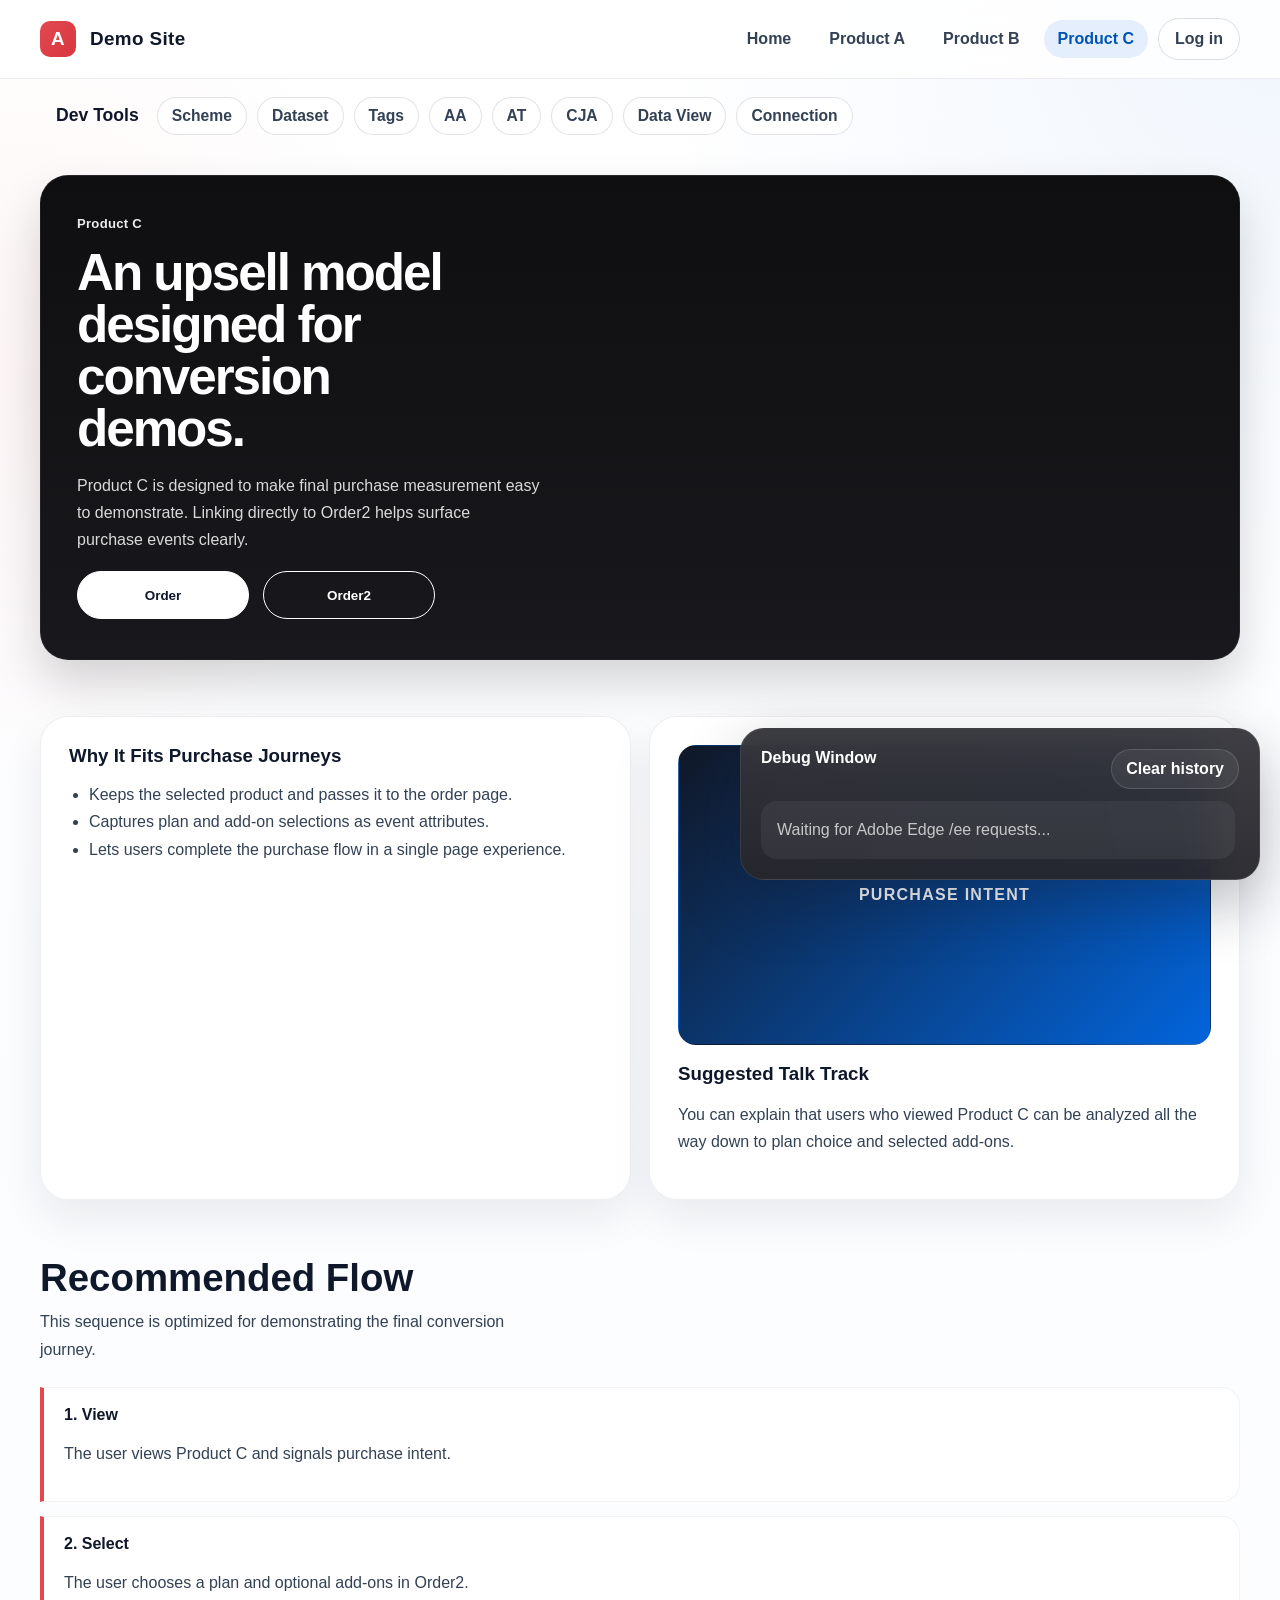
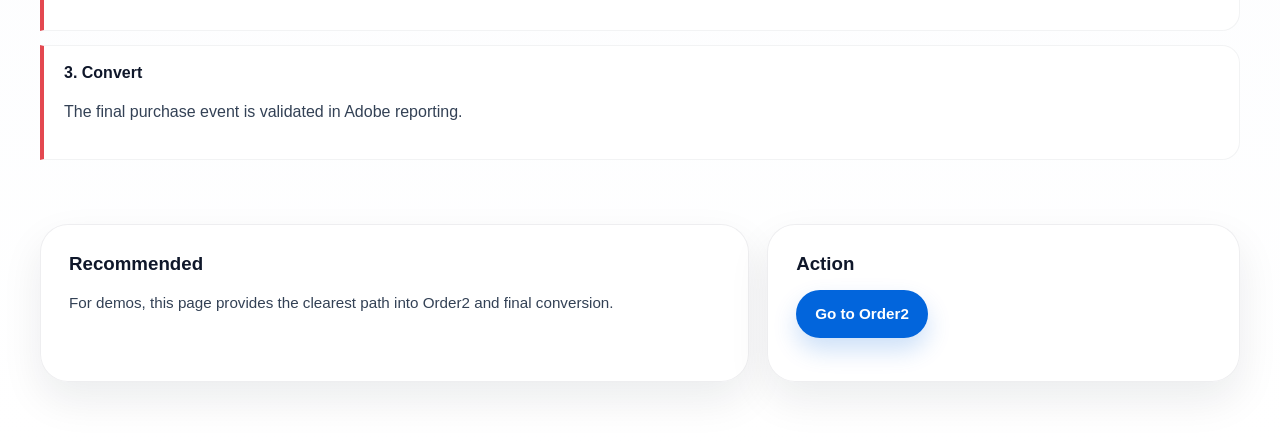
<file: product-c.html>
<!DOCTYPE html>
<html lang="en">
  <head>
    <meta charset="utf-8" />
    <meta name="viewport" content="width=device-width, initial-scale=1" />
    <title>Demo Site | Product C</title>
    <meta name="description" content="Product C detail page for the demo site." />
    <script src="https://assets.adobedtm.com/c944d8023d45/63243a3917c3/launch-7893d2162c6a-development.min.js" async></script>
    <link rel="stylesheet" href="assets/styles.css" />
  </head>
  <body data-page-name="product-c" data-page-category="product" data-site-section="demo-commerce">
    <header class="site-header">
      <div class="site-header__inner">
        <a class="brand" href="index.html"><span class="brand__mark">A</span><span>Demo Site</span></a>
        <nav class="nav" aria-label="Primary">
          <a href="index.html">Home</a>
          <a href="product-a.html">Product A</a>
          <a href="product-b.html">Product B</a>
          <a href="product-c.html" aria-current="page">Product C</a>
          <div class="nav__account" data-login-root></div>
        </nav>
      </div>
    </header>

    <main>
      <section class="page-section page-section--tools">
        <div class="tools-bar">
          <h2>Dev Tools</h2>
          <div class="tools-grid">
            <a class="tool-link" href="https://experience.adobe.com/#/@acssandboxgdctwo/sname:makutaga-sandbox/platform/schema/browse?initialLoad=false&limit=50&page=1&search=makutaga&sortDescending=1&sortField=lastModifiedDate" target="adobe-tool-schema">Scheme</a>
            <a class="tool-link" href="https://experience.adobe.com/#/@acssandboxgdctwo/sname:makutaga-sandbox/platform/dataset/browse?initialLoad=false&limit=50&page=1&search=makutaga" target="adobe-tool-dataset">Dataset</a>
            <a class="tool-link" href="https://experience.adobe.com/#/@acssandboxgdctwo/sname:makutaga-sandbox/data-collection/tags/companies/COdfe315b537b44970835a52cf2177f55d/properties/PR5b391c469b9547c08da44ddbf000c3e1/dataElements/DE693d056ea1874dbf82fdf738f05960a2" target="adobe-tool-tags">Tags</a>
            <a class="tool-link" href="https://experience.adobe.com/#/@acssandboxgdctwo/so:acssan6/analytics/spa/#/workspace" target="adobe-tool-aa">AA</a>
            <a class="tool-link" href="https://experience.adobe.com/#/@acssandboxgdctwo/target/activities/activityLibrary" target="adobe-tool-at">AT</a>
            <a class="tool-link" href="https://experience.adobe.com/#/@acssandboxgdctwo/platform/analytics/#/workspace" target="adobe-tool-cja">CJA</a>
            <a class="tool-link" href="https://experience.adobe.com/#/@acssandboxgdctwo/platform/analytics/#/apps/data-management/data-views/dv_6942c22f66d8c3b00495991f" target="adobe-tool-data-view">Data View</a>
            <a class="tool-link" href="https://experience.adobe.com/#/@acssandboxgdctwo/platform/analytics/#/apps/data-management/connections/dg_66f20267-cd87-4d2e-9e43-06689770b62d?page=1&search=all&column=lastAdded&direction=descending&limit=25" target="adobe-tool-connection">Connection</a>
          </div>
        </div>
      </section>

      <section class="hero">
        <div class="hero__panel">
          <div class="eyebrow">Product C</div>
          <h1>An upsell model designed for conversion demos.</h1>
          <p>
            Product C is designed to make final purchase measurement easy to demonstrate. Linking directly to Order2 helps surface purchase events clearly.
          </p>
          <div class="hero__actions">
            <a
              class="button button--secondary"
              href="order1.html"
              data-analytics-event="demo.startLead"
              data-analytics-label="product c lead"
              data-product-name="Product C"
            >Order</a>
            <a
              class="button button--quiet"
              href="order2.html"
              data-analytics-event="demo.directPurchase"
              data-analytics-label="product c direct purchase"
              data-product-name="Product C"
            >Order2</a>
          </div>
        </div>
      </section>

      <section class="page-section">
        <div class="grid grid--two">
          <article class="card">
            <h3>Why It Fits Purchase Journeys</h3>
            <ul class="detail-list">
              <li>Keeps the selected product and passes it to the order page.</li>
              <li>Captures plan and add-on selections as event attributes.</li>
              <li>Lets users complete the purchase flow in a single page experience.</li>
            </ul>
          </article>
          <article class="card">
            <div class="feature-media">Purchase Intent</div>
            <h3>Suggested Talk Track</h3>
            <p>
              You can explain that users who viewed Product C can be analyzed all the way down to plan choice and selected add-ons.
            </p>
          </article>
        </div>
      </section>

      <section class="page-section">
        <div class="section-heading">
          <div>
            <h2>Recommended Flow</h2>
            <p>This sequence is optimized for demonstrating the final conversion journey.</p>
          </div>
        </div>
        <div class="timeline">
          <div class="timeline__item"><strong>1. View</strong><p>The user views Product C and signals purchase intent.</p></div>
          <div class="timeline__item"><strong>2. Select</strong><p>The user chooses a plan and optional add-ons in Order2.</p></div>
          <div class="timeline__item"><strong>3. Convert</strong><p>The final purchase event is validated in Adobe reporting.</p></div>
        </div>
      </section>
    </main>

    <footer class="site-footer">
      <div class="site-footer__inner">
        <div class="card">
          <h3>Recommended</h3>
          <p class="fine-print">For demos, this page provides the clearest path into Order2 and final conversion.</p>
        </div>
        <div class="card">
          <h3>Action</h3>
          <p class="fine-print"><a class="button button--primary" href="order2.html">Go to Order2</a></p>
        </div>
      </div>
    </footer>
    <script src="assets/site.js"></script>
  </body>
</html>
</file>
<file: assets/styles.css>
:root {
  color-scheme: light;
  --spectrum-blue-700: #0265dc;
  --spectrum-blue-800: #0054b6;
  --spectrum-red-600: #e34850;
  --spectrum-red-700: #d7373f;
  --adobe-ink: #0f172a;
  --adobe-slate: #334155;
  --adobe-mist: #eef2ff;
  --adobe-surface: #ffffff;
  --adobe-panel: #f8fafc;
  --spectrum-gray-50: #f8f8f8;
  --spectrum-gray-75: #f2f2f2;
  --spectrum-gray-200: #e6e6e6;
  --spectrum-gray-300: #d5d5d5;
  --spectrum-gray-700: #4b4b4b;
  --spectrum-gray-900: #2c2c2c;
  --page-max-width: 1200px;
  --radius-lg: 24px;
  --radius-md: 18px;
  --radius-sm: 12px;
  --shadow-soft: 0 20px 45px rgba(0, 0, 0, 0.08);
}

* {
  box-sizing: border-box;
}

html {
  scroll-behavior: smooth;
}

body {
  margin: 0;
  font-family: "Adobe Clean", "Source Sans 3", "Segoe UI", sans-serif;
  background:
    radial-gradient(circle at top right, rgba(2, 101, 220, 0.06), transparent 26%),
    radial-gradient(circle at 0% 18%, rgba(227, 72, 80, 0.05), transparent 20%),
    linear-gradient(180deg, #ffffff 0%, #fbfcfe 55%, #ffffff 100%);
  color: var(--adobe-ink);
}

a {
  color: inherit;
  text-decoration: none;
}

img {
  max-width: 100%;
  display: block;
}

.site-header {
  position: sticky;
  top: 0;
  z-index: 50;
  backdrop-filter: blur(18px);
  background: rgba(255, 255, 255, 0.82);
  border-bottom: 1px solid rgba(15, 23, 42, 0.08);
}

.site-header__inner,
.page-section,
.site-footer__inner {
  width: min(calc(100% - 32px), var(--page-max-width));
  margin: 0 auto;
}

.site-header__inner {
  display: flex;
  align-items: center;
  justify-content: space-between;
  padding: 18px 0;
  gap: 24px;
}

.brand {
  display: inline-flex;
  align-items: center;
  gap: 14px;
  font-size: 1.18rem;
  font-weight: 700;
  letter-spacing: 0.02em;
}

.brand__mark {
  width: 36px;
  height: 36px;
  display: grid;
  place-items: center;
  border-radius: 10px;
  background: linear-gradient(135deg, var(--spectrum-red-600), var(--spectrum-red-700));
  color: #fff;
  font-weight: 800;
}

.nav {
  display: flex;
  align-items: center;
  gap: 10px;
  flex-wrap: wrap;
  justify-content: flex-end;
}

.nav a {
  padding: 10px 14px;
  border-radius: 999px;
  color: var(--adobe-slate);
  font-weight: 600;
  transition: 180ms ease;
}

.nav a:hover,
.nav a[aria-current="page"] {
  color: var(--spectrum-blue-800);
  background: rgba(2, 101, 220, 0.1);
}

.nav .button {
  padding-inline: 18px;
}

.nav .button--primary {
  background: var(--spectrum-blue-700);
  color: #ffffff;
  border-color: var(--spectrum-blue-700);
  box-shadow: 0 10px 22px rgba(2, 101, 220, 0.22);
}

.nav .button--primary:hover {
  background: var(--spectrum-blue-800);
  color: #ffffff;
}

.nav__account {
  display: flex;
  align-items: center;
}

.account-nav {
  display: flex;
  align-items: center;
  justify-content: flex-end;
  gap: 10px;
  flex-wrap: wrap;
  color: var(--adobe-slate);
}

.account-nav__button,
.account-nav__submit,
.account-nav__logout {
  appearance: none;
  min-height: 42px;
  padding: 10px 16px;
  border: 1px solid rgba(15, 23, 42, 0.14);
  border-radius: 999px;
  background: rgba(255, 255, 255, 0.82);
  color: var(--adobe-slate);
  cursor: pointer;
  font: inherit;
  font-weight: 700;
  transition: 180ms ease;
}

.account-nav__button:hover,
.account-nav__submit:hover,
.account-nav__logout:hover {
  border-color: rgba(2, 101, 220, 0.3);
  color: var(--spectrum-blue-800);
  background: rgba(2, 101, 220, 0.08);
}

.account-nav__greeting {
  font-size: 0.92rem;
  font-weight: 700;
}

.account-nav__panel {
  display: flex;
  align-items: center;
  gap: 10px;
  flex-wrap: wrap;
  padding: 10px 12px;
  border: 1px solid rgba(15, 23, 42, 0.1);
  border-radius: 18px;
  background: rgba(255, 255, 255, 0.92);
  box-shadow: 0 14px 32px rgba(15, 23, 42, 0.08);
}

.account-nav__field {
  display: flex;
  flex-direction: column;
  gap: 6px;
}

.account-nav__field label {
  font-size: 0.78rem;
  font-weight: 700;
  color: var(--adobe-slate);
}

.account-nav__field input {
  width: min(220px, 50vw);
  min-height: 42px;
  padding: 10px 14px;
  border: 1px solid rgba(15, 23, 42, 0.12);
  border-radius: 999px;
  background: #ffffff;
  color: var(--adobe-ink);
  font: inherit;
}

.account-nav__error {
  width: 100%;
  font-size: 0.8rem;
  color: var(--spectrum-red-700);
  font-weight: 700;
}

.hero {
  padding: 32px 0 24px;
}

.hero__panel {
  width: min(calc(100% - 32px), var(--page-max-width));
  margin: 0 auto;
  padding: 40px 36px;
  border-radius: 28px;
  background: linear-gradient(180deg, rgba(10, 10, 12, 0.98), rgba(20, 20, 24, 0.98));
  color: #ffffff;
  border: 1px solid rgba(255, 255, 255, 0.06);
  box-shadow: 0 24px 48px rgba(0, 0, 0, 0.16);
}

.eyebrow,
.hero__eyebrow {
  margin-bottom: 16px;
  color: rgba(255, 255, 255, 0.92);
  font-size: 0.82rem;
  font-weight: 700;
  letter-spacing: 0.02em;
}

.hero h1 {
  margin: 0;
  max-width: 14ch;
  font-size: clamp(2.1rem, 4vw, 3.8rem);
  line-height: 1.02;
  letter-spacing: -0.04em;
}

.hero p {
  max-width: 52ch;
  margin: 16px 0 0;
  font-size: 1rem;
  line-height: 1.7;
  color: rgba(255, 255, 255, 0.84);
}

.hero .button--secondary {
  background: #ffffff;
  color: var(--adobe-ink);
  border-color: #ffffff;
}

.hero .button--quiet {
  background: transparent;
  color: #ffffff;
  border-color: #ffffff;
}

.home-page .hero {
  padding: 12px 0 22px;
}

.home-page .hero__panel {
  width: min(calc(100% - 32px), var(--page-max-width));
  margin: 0 auto;
  padding: 0;
  border-radius: 24px;
  background: #000000;
  color: #ffffff;
  border: 1px solid rgba(15, 23, 42, 0.08);
  box-shadow: 0 30px 70px rgba(0, 0, 0, 0.18);
  overflow: hidden;
  position: relative;
}

.home-page .hero__content {
  display: grid;
  grid-template-columns: minmax(0, 1fr) minmax(380px, 0.88fr);
  align-items: stretch;
}

.home-page .hero__copy {
  padding: 32px 30px;
  display: flex;
  flex-direction: column;
  justify-content: center;
}

.home-page .hero__media {
  min-height: 300px;
}

.home-page .hero__media-stage {
  position: relative;
  width: 100%;
  height: 100%;
  min-height: 300px;
  overflow: hidden;
  background:
    radial-gradient(circle at top left, rgba(255, 255, 255, 0.14), transparent 28%),
    linear-gradient(135deg, #53b56f 0%, #0f8a44 100%);
}

.home-page .hero__image {
  width: 100%;
  height: 100%;
  object-fit: cover;
  object-position: center;
}

.home-page .hero__badge {
  position: absolute;
  padding: 8px 14px;
  border-radius: 12px;
  background: rgba(255, 255, 255, 0.98);
  color: #202223;
  font-weight: 700;
  box-shadow: 0 12px 28px rgba(0, 0, 0, 0.18);
  font-size: 0.76rem;
  text-decoration: none;
}

.home-page .hero__badge--top {
  top: 14px;
  right: 14px;
}

.home-page .hero__badge--mid {
  left: 14px;
  bottom: 52px;
}

.home-page .hero__badge--bottom {
  left: 14px;
  right: 14px;
  bottom: 8px;
  font-weight: 500;
  border: 2px solid rgba(215, 55, 63, 0.22);
}

.home-page .hero__panel::before {
  display: none;
}

.home-page .hero__panel::after {
  display: none;
}

.hero__actions,
.button-row {
  display: flex;
  flex-wrap: wrap;
  gap: 14px;
  margin-top: 18px;
}

.hero__actions .button {
  min-width: 172px;
  min-height: 48px;
  border-radius: 999px;
  font-size: 0.84rem;
}

.hero__stats {
  display: grid;
  grid-template-columns: repeat(3, minmax(0, 1fr));
  gap: 14px;
  margin-top: 40px;
}

.stat {
  padding: 20px;
  border-radius: 20px;
  background: rgba(255, 255, 255, 0.14);
  border: 1px solid rgba(255, 255, 255, 0.16);
}

.stat strong {
  display: block;
  font-size: 1.7rem;
}

.page-section {
  padding: 32px 0 24px;
}

.section-heading {
  display: flex;
  align-items: end;
  justify-content: space-between;
  gap: 18px;
  margin-bottom: 24px;
}

.section-heading h2 {
  margin: 0 0 8px;
  font-size: clamp(1.8rem, 3vw, 2.7rem);
}

.section-heading p {
  margin: 0;
  max-width: 56ch;
  color: var(--adobe-slate);
  line-height: 1.7;
}

.grid {
  display: grid;
  gap: 18px;
}

.grid--three {
  grid-template-columns: repeat(3, minmax(0, 1fr));
}

.grid--two {
  grid-template-columns: repeat(2, minmax(0, 1fr));
}

.tools-grid {
  display: flex;
  flex-wrap: wrap;
  gap: 10px;
  align-items: center;
}

.tool-link {
  min-width: 0;
  padding: 10px 14px;
  border: 1px solid rgba(15, 23, 42, 0.12);
  border-radius: 999px;
  background: rgba(255, 255, 255, 0.9);
  box-shadow: none;
  color: var(--adobe-slate);
  font-size: 0.98rem;
  font-weight: 700;
  line-height: 1;
  text-align: center;
  transition: border-color 180ms ease, box-shadow 180ms ease, transform 180ms ease;
}

.tool-link:hover {
  color: var(--spectrum-blue-800);
  background: rgba(2, 101, 220, 0.08);
  border-color: rgba(2, 101, 220, 0.22);
  box-shadow: none;
  transform: none;
}

.page-section--tools {
  padding: 18px 0 8px;
}

.tools-bar {
  width: min(calc(100% - 32px), var(--page-max-width));
  margin: 0 auto;
  display: flex;
  align-items: center;
  gap: 18px;
  flex-wrap: wrap;
}

.tools-bar h2 {
  margin: 0;
  font-size: 1.1rem;
  line-height: 1;
  white-space: nowrap;
}

.tools-bar .tools-grid {
  flex: 1 1 auto;
}

.card {
  background: rgba(255, 255, 255, 0.94);
  border: 1px solid rgba(15, 23, 42, 0.07);
  border-radius: 28px;
  padding: 28px;
  box-shadow: 0 18px 42px rgba(15, 23, 42, 0.08);
}

.card--accent {
  background:
    linear-gradient(180deg, rgba(239, 246, 255, 0.98), rgba(255, 255, 255, 0.98));
}

.card__icon {
  width: 48px;
  height: 48px;
  display: inline-grid;
  place-items: center;
  border-radius: 14px;
  margin-bottom: 16px;
  background: linear-gradient(135deg, rgba(2, 101, 220, 0.12), rgba(227, 72, 80, 0.12));
  color: var(--spectrum-blue-800);
  font-weight: 700;
}

.card h3,
.card h4 {
  margin: 0 0 10px;
}

.card p,
.card li,
.timeline__item p,
.detail-list li {
  color: var(--adobe-slate);
  line-height: 1.7;
}

.feature-media {
  aspect-ratio: 16 / 9;
  border-radius: var(--radius-md);
  background:
    radial-gradient(circle at top right, rgba(255, 255, 255, 0.22), transparent 24%),
    linear-gradient(135deg, #111827, #0265dc);
  border: 1px solid rgba(15, 23, 42, 0.06);
  margin-bottom: 18px;
  display: grid;
  place-items: center;
  color: #fff;
  font-weight: 700;
  letter-spacing: 0.08em;
  text-transform: uppercase;
}

.button {
  display: inline-flex;
  align-items: center;
  justify-content: center;
  gap: 8px;
  min-height: 44px;
  padding: 10px 18px;
  border-radius: 999px;
  border: 1px solid transparent;
  font-weight: 700;
  cursor: pointer;
  transition: 180ms ease;
}

.button--primary {
  background: var(--spectrum-blue-700);
  color: #fff;
  box-shadow: 0 12px 24px rgba(2, 101, 220, 0.2);
}

.button--primary:hover {
  background: var(--spectrum-blue-800);
}

.button--secondary {
  background: #fff;
  color: var(--adobe-ink);
  border-color: rgba(15, 23, 42, 0.1);
}

.button--quiet {
  background: rgba(2, 101, 220, 0.08);
  color: var(--spectrum-blue-800);
  border-color: rgba(2, 101, 220, 0.08);
}

.timeline {
  display: grid;
  gap: 14px;
}

.timeline__item {
  padding: 18px 20px;
  border-left: 4px solid var(--spectrum-red-600);
  border-radius: 0 var(--radius-md) var(--radius-md) 0;
  background: rgba(255, 255, 255, 0.92);
  border-top: 1px solid rgba(15, 23, 42, 0.05);
  border-right: 1px solid rgba(15, 23, 42, 0.05);
  border-bottom: 1px solid rgba(15, 23, 42, 0.05);
}

.detail-list,
.check-list {
  padding-left: 20px;
  margin: 14px 0 0;
}

.form-shell {
  display: grid;
  grid-template-columns: 1.2fr 0.8fr;
  gap: 18px;
}

.form-card {
  padding: 28px;
}

.field {
  display: grid;
  gap: 8px;
  margin-bottom: 18px;
}

.field label,
.field legend {
  font-weight: 700;
}

.field input,
.field select,
.field textarea {
  width: 100%;
  padding: 13px 14px;
  font: inherit;
  border-radius: 14px;
  border: 1px solid var(--spectrum-gray-300);
  background: #fff;
}

.fieldset-inline {
  border: 0;
  padding: 0;
  margin: 0 0 18px;
}

.option-row {
  display: grid;
  gap: 10px;
}

.option {
  display: flex;
  gap: 12px;
  align-items: start;
  padding: 14px;
  border: 1px solid var(--spectrum-gray-300);
  border-radius: 16px;
  background: #fff;
}

.option input {
  margin-top: 4px;
}

.option strong {
  display: block;
  margin-bottom: 4px;
}

.summary {
  background: linear-gradient(180deg, rgba(239, 246, 255, 0.96), rgba(255, 255, 255, 0.98));
}

.summary dt {
  color: var(--adobe-slate);
  margin-top: 12px;
}

.summary dd {
  margin: 4px 0 0;
  font-weight: 700;
}

.flash {
  margin-top: 18px;
  padding: 14px 16px;
  border-radius: 16px;
  background: rgba(2, 101, 220, 0.08);
  color: var(--spectrum-blue-800);
  display: none;
}

.flash.is-visible {
  display: block;
}

.site-footer {
  padding: 40px 0 64px;
}

.site-footer__inner {
  display: grid;
  gap: 18px;
  grid-template-columns: 1.2fr 0.8fr;
}

.fine-print {
  color: var(--adobe-slate);
  font-size: 0.95rem;
  line-height: 1.7;
}

.debug-panel {
  position: fixed;
  right: 20px;
  bottom: 20px;
  z-index: 90;
  width: min(520px, calc(100vw - 24px));
}

.debug-panel__drawer {
  padding: 20px;
  border: 1px solid rgba(255, 255, 255, 0.08);
  border-radius: 24px;
  background:
    linear-gradient(180deg, rgba(54, 54, 60, 0.96), rgba(38, 38, 44, 0.96));
  color: #f8fafc;
  box-shadow: 0 24px 60px rgba(15, 23, 42, 0.3);
  backdrop-filter: blur(18px);
}

.debug-panel__header {
  display: flex;
  align-items: start;
  justify-content: space-between;
  gap: 16px;
}

.debug-panel__toggle {
  padding: 0;
  border: 0;
  background: transparent;
  color: #ffffff;
  font: inherit;
  font-size: 1rem;
  font-weight: 700;
  cursor: pointer;
}

.debug-panel__content[hidden] {
  display: none;
}

.debug-panel__header p {
  margin: 8px 0 0;
  color: rgba(255, 255, 255, 0.72);
  line-height: 1.6;
}

.debug-panel__clear {
  min-width: 116px;
  min-height: 40px;
  padding: 0 14px;
  border: 1px solid rgba(255, 255, 255, 0.14);
  border-radius: 999px;
  background: rgba(255, 255, 255, 0.06);
  color: #ffffff;
  font: inherit;
  font-weight: 700;
  cursor: pointer;
}

.debug-history {
  display: grid;
  gap: 14px;
  margin-top: 12px;
  max-height: min(65vh, 720px);
  overflow: auto;
  padding-right: 4px;
}

.debug-panel__empty {
  margin: 0;
  padding: 16px;
  border-radius: 16px;
  background: rgba(255, 255, 255, 0.06);
  color: rgba(255, 255, 255, 0.72);
  line-height: 1.6;
}

.debug-history-item {
  padding: 16px;
  border-radius: 18px;
  background: rgba(255, 255, 255, 0.05);
  border: 1px solid rgba(255, 255, 255, 0.08);
  box-shadow: none;
}

.debug-history-item__title {
  display: flex;
  flex-direction: column;
  gap: 4px;
  margin-bottom: 12px;
}

.debug-history-item__title strong {
  color: #ffffff;
  font-size: 0.95rem;
  line-height: 1.45;
}

.debug-history-item__title span {
  color: #7cc0ff;
  font-size: 0.82rem;
  word-break: break-word;
}

.debug-history-item__grid {
  display: grid;
  grid-template-columns: repeat(2, minmax(0, 1fr));
  gap: 10px;
  margin: 0;
}

.debug-definition {
  padding: 10px 12px;
  border-radius: 12px;
  background: rgba(255, 255, 255, 0.04);
  border: 1px solid rgba(255, 255, 255, 0.06);
}

.debug-definition dt {
  color: rgba(255, 255, 255, 0.62);
  font-size: 0.74rem;
  text-transform: uppercase;
  letter-spacing: 0.04em;
}

.debug-definition dd {
  margin: 6px 0 0;
  color: #ffffff;
  font-size: 0.86rem;
  word-break: break-word;
}

.debug-code-block {
  margin-top: 12px;
  padding: 12px;
  border-radius: 14px;
  background: rgba(255, 255, 255, 0.04);
  border: 1px solid rgba(255, 255, 255, 0.06);
}

.debug-code-block strong {
  display: block;
  color: rgba(255, 255, 255, 0.72);
  font-size: 0.78rem;
  letter-spacing: 0.04em;
  text-transform: uppercase;
}

.debug-code-block pre {
  margin: 10px 0 0;
  max-height: 220px;
  overflow: auto;
  color: #f8fafc;
  font-size: 0.78rem;
  line-height: 1.55;
  white-space: pre-wrap;
  word-break: break-word;
}

.json-tree {
  margin-top: 8px;
}

.json-tree__node {
  margin: 0;
  padding-left: 12px;
  border-left: 1px solid rgba(255, 255, 255, 0.1);
}

.json-tree__node + .json-tree__node {
  margin-top: 6px;
}

.json-tree__summary {
  cursor: pointer;
  color: #ffffff;
  font-weight: 600;
  padding: 4px 0;
  list-style: none;
}

.json-tree__summary::-webkit-details-marker {
  display: none;
}

.json-tree__summary::before {
  content: "▾";
  display: inline-block;
  margin-right: 8px;
  color: #7cc0ff;
}

.json-tree__node:not([open]) > .json-tree__summary::before {
  content: "▸";
}

.json-tree__children {
  display: grid;
  gap: 6px;
  margin: 4px 0 8px;
}

.json-tree__row {
  display: flex;
  gap: 10px;
  align-items: start;
  flex-wrap: wrap;
}

.json-tree__key {
  color: #7cc0ff;
  min-width: 120px;
  font-weight: 600;
}

.json-tree__value {
  color: #f8fafc;
  word-break: break-word;
}

.json-tree__value--string {
  color: #d6f5ff;
}

.json-tree__value--number {
  color: #fdbb74;
}

.json-tree__value--boolean {
  color: #86efac;
}

.json-tree__value--null {
  color: #94a3b8;
}

@media (max-width: 960px) {
  .hero__stats,
  .grid--three,
  .grid--two,
  .form-shell,
  .site-footer__inner {
    grid-template-columns: 1fr;
  }

  .section-heading {
    align-items: start;
    flex-direction: column;
  }

  .tool-link {
    min-width: 160px;
    flex: 1 1 calc(50% - 14px);
  }

  .tools-bar {
    align-items: flex-start;
  }
}

@media (max-width: 720px) {
  .site-header__inner {
    align-items: start;
    flex-direction: column;
  }

  .nav {
    width: 100%;
    justify-content: flex-start;
  }

  .nav__account,
  .account-nav {
    width: 100%;
    justify-content: flex-start;
  }

  .account-nav__field,
  .account-nav__field input {
    width: 100%;
  }

  .hero__content {
    grid-template-columns: 1fr;
  }

  .tool-link {
    min-width: 0;
    flex-basis: auto;
  }

  .home-page .hero__copy {
    padding: 26px 20px 14px;
  }

  .home-page .hero__media {
    min-height: 220px;
  }

  .home-page .hero__media-stage {
    min-height: 220px;
  }

  .hero__badge--top {
    top: 24px;
    right: 24px;
  }

  .hero__badge--mid {
    left: 20px;
    bottom: 116px;
  }

  .hero__badge--bottom {
    left: 20px;
    right: 20px;
    bottom: 28px;
  }

  .hero {
    padding-top: 32px;
  }

  .page-section,
  .site-footer {
    padding-top: 24px;
  }

  .debug-panel {
    right: 12px;
    bottom: 12px;
    width: calc(100vw - 24px);
  }

  .debug-panel__header {
    flex-direction: column;
  }

  .debug-history-item__grid {
    grid-template-columns: 1fr;
  }
}
</file>
